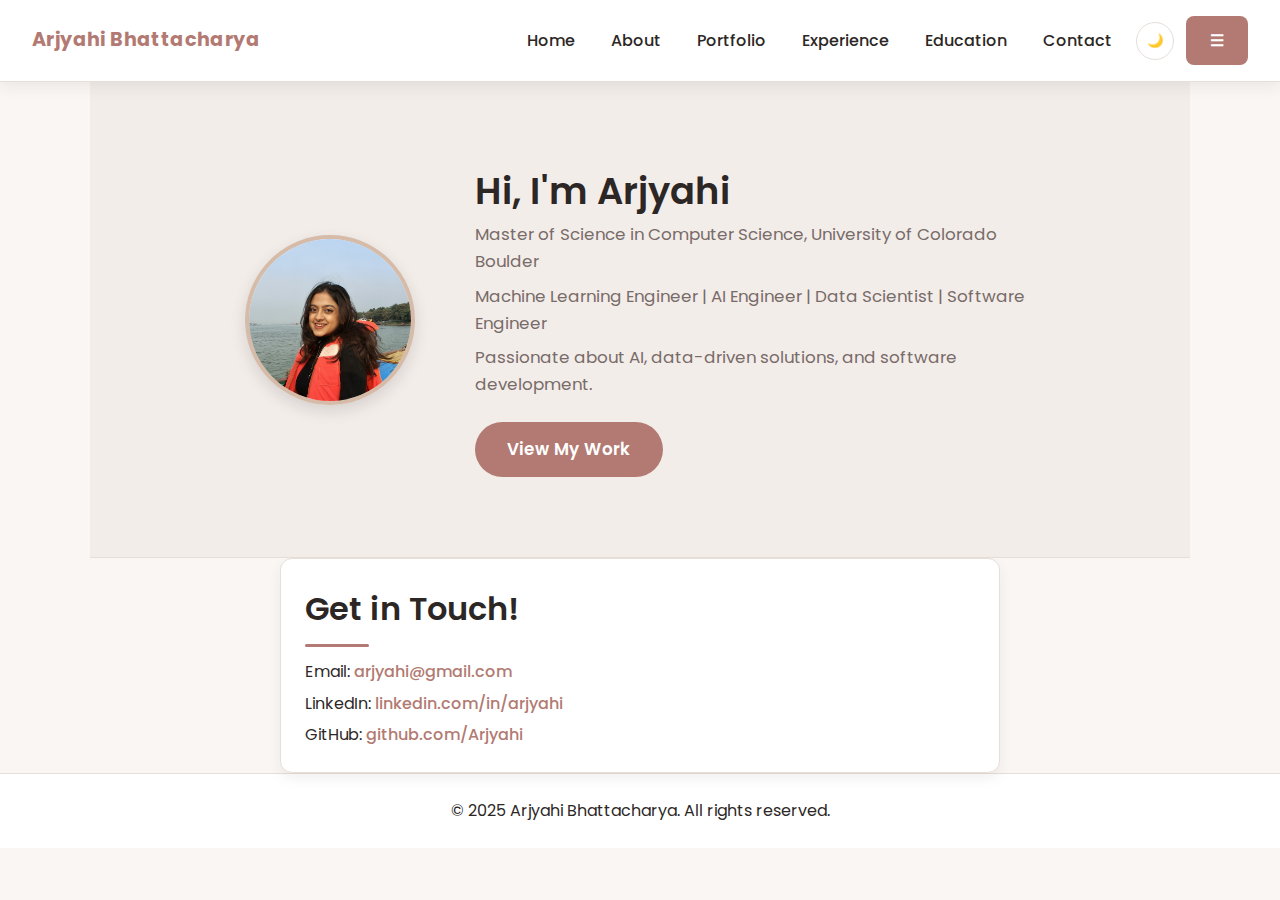
<file: index.html>
<!DOCTYPE html>
<html lang="en">
<head>
    <meta charset="UTF-8">
    <meta name="viewport" content="width=device-width, initial-scale=1.0">
    <title>Arjyahi Bhattacharya - Home</title>
    <link rel="stylesheet" href="styles.css">
    <link rel="preconnect" href="https://fonts.googleapis.com">
    <link rel="preconnect" href="https://fonts.gstatic.com" crossorigin>
    <link href="https://fonts.googleapis.com/css2?family=Poppins:wght@400;500;600;700&family=Inter:wght@400;500;600;700&display=swap" rel="stylesheet">
    <script src="script.js" defer></script>
</head>
<body>
    <header>
        <nav class="navbar sticky">
            <div class="logo">Arjyahi Bhattacharya</div>
            <ul class="nav-links">
                <li><a href="index.html#home" data-section="#home">Home</a></li>
                <li><a href="about.html#about" data-section="#about">About</a></li>
                <li><a href="portfolio.html#portfolio" data-section="#portfolio">Portfolio</a></li>
                <li><a href="experience.html#experience" data-section="#experience">Experience</a></li>
                <li><a href="education.html#education" data-section="#education">Education</a></li>
                <li><a href="contact.html#contact" data-section="#contact">Contact</a></li>
            </ul>
            <div class="nav-actions">
                <button id="theme-toggle" aria-label="Switch theme">&#127769;</button>
                <button class="menu-toggle" aria-label="Toggle menu" aria-expanded="false">&#9776;</button>
            </div>
        </nav>
    </header>

    <!-- Hero Section -->
    <section class="hero" id="home">
        <div class="hero-content">
            <div class="profile-picture">
                <img src="images/profile.jpg" alt="Arjyahi Bhattacharya" loading="eager" decoding="async">
            </div>
            <div class="intro">
                <h1>Hi, I'm Arjyahi</h1>
                <p>Master of Science in Computer Science, University of Colorado Boulder</p>
                <p>Machine Learning Engineer | AI Engineer | Data Scientist | Software Engineer</p>
                <p>Passionate about AI, data-driven solutions, and software development.</p>
                <a href="portfolio.html" class="cta-button">View My Work</a>
            </div>
        </div>
    </section>

    <!-- Contact Section -->
    <section class="contact-info" id="contact">
        <h2>Get in Touch!</h2>
        <p>Email: <a href="mailto:arjyahi@gmail.com">arjyahi@gmail.com</a></p>
        <p>LinkedIn: <a href="https://linkedin.com/in/arjyahi" target="_blank">linkedin.com/in/arjyahi</a></p>
        <p>GitHub: <a href="https://github.com/Arjyahi" target="_blank">github.com/Arjyahi</a></p>
    </section>

    <footer>
        <p>&copy; 2025 Arjyahi Bhattacharya. All rights reserved.</p>
    </footer>
</body>
</html>
</file>
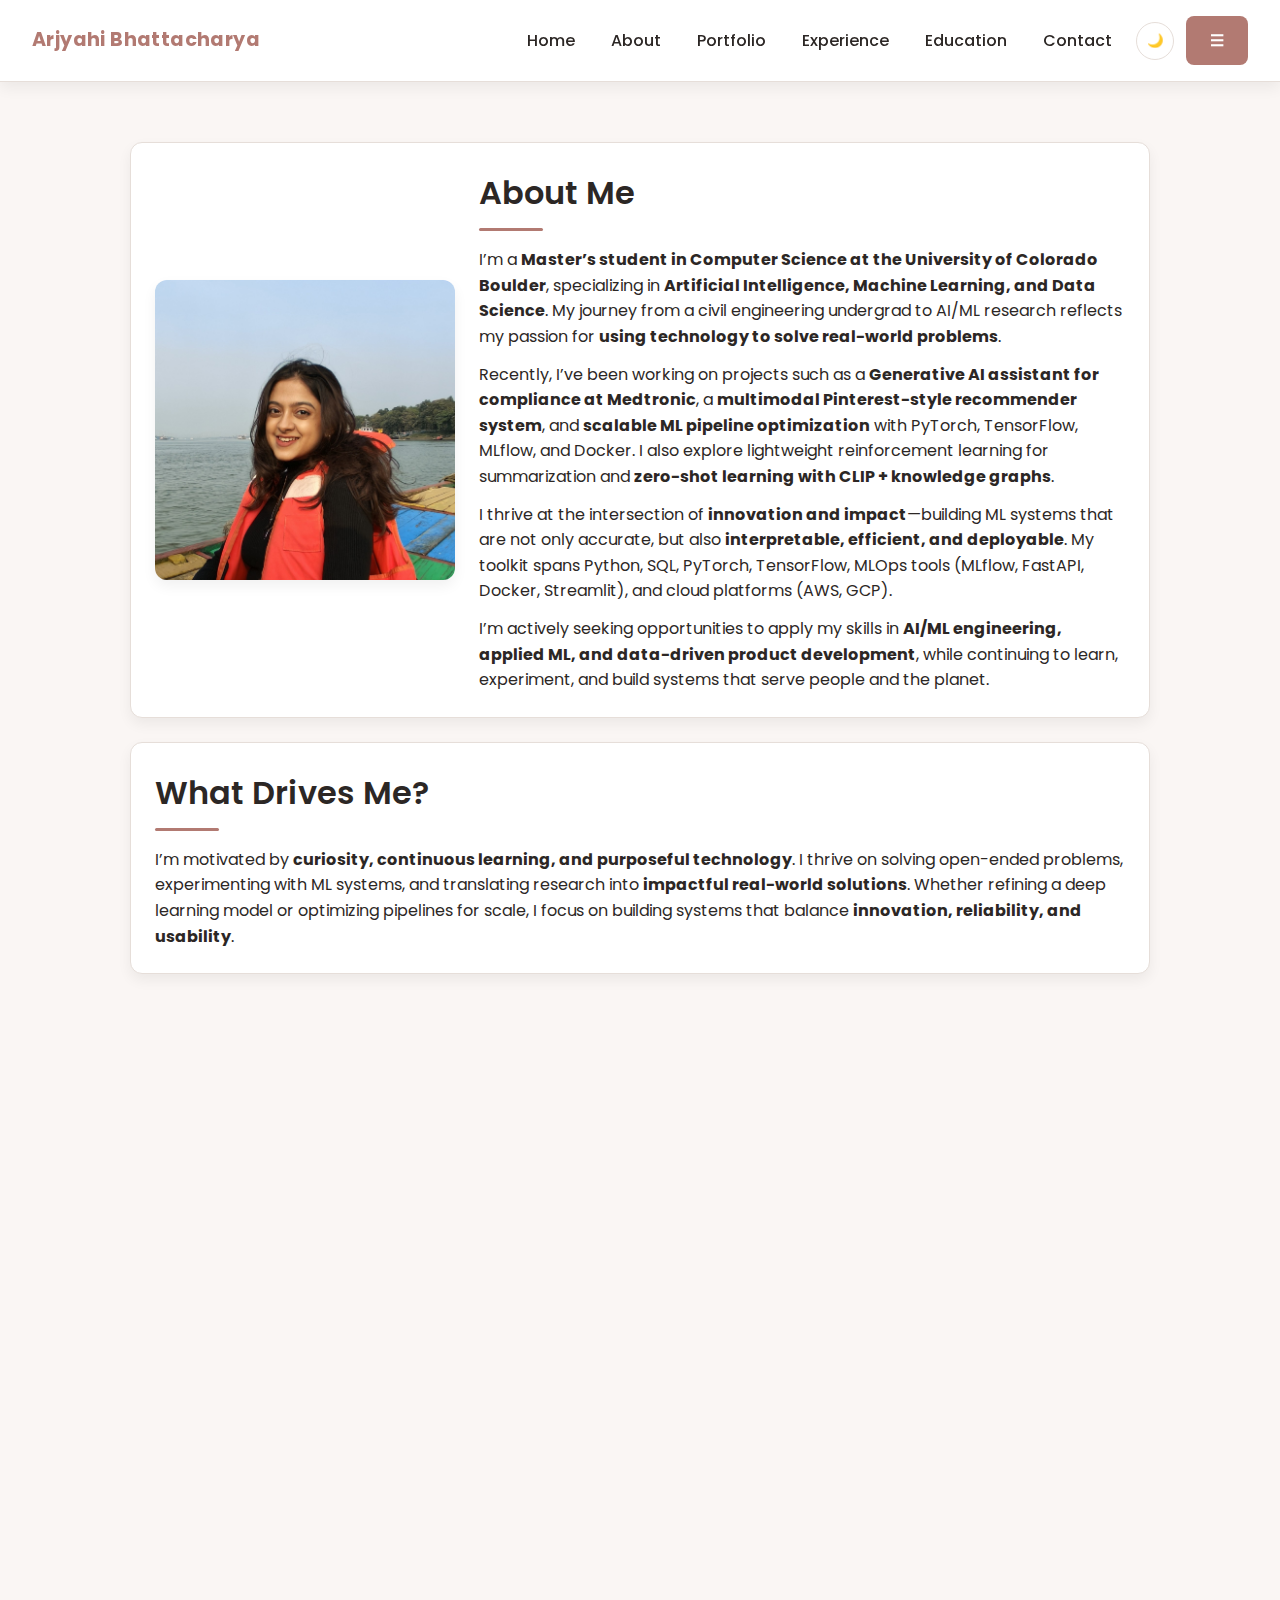
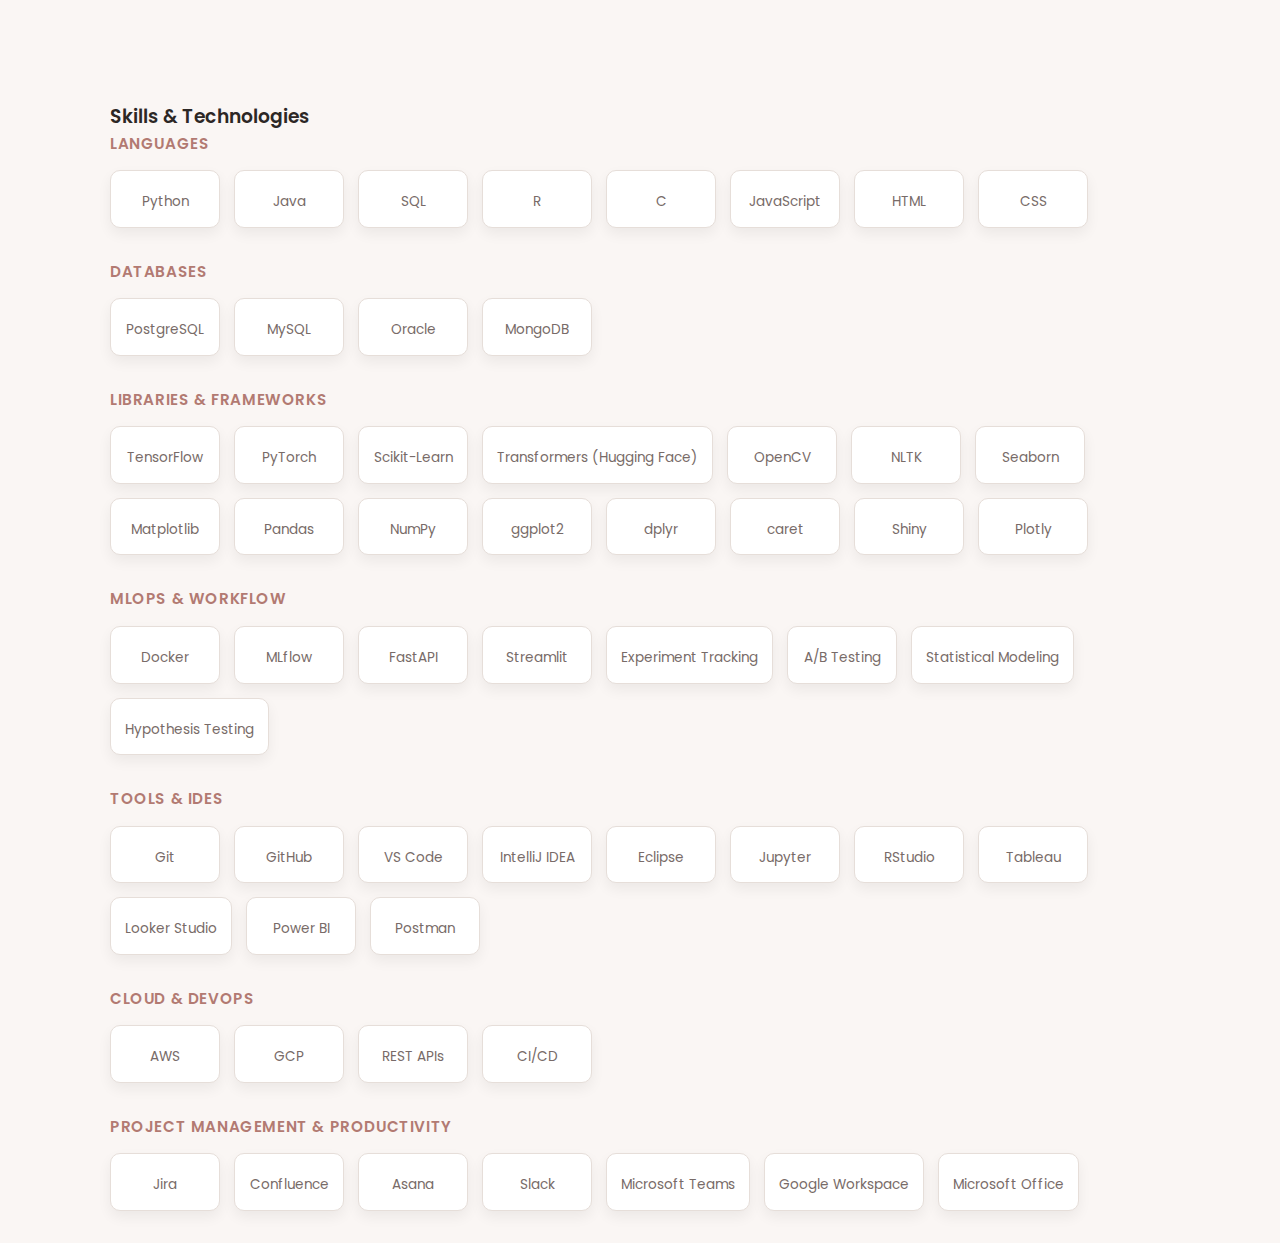
<file: about.html>
<!-- about.html -->
<!DOCTYPE html>
<html lang="en">
<head>
    <meta charset="UTF-8">
    <meta name="viewport" content="width=device-width, initial-scale=1.0">
    <title>About Me - Arjyahi Bhattacharya</title>
    <link rel="stylesheet" href="styles.css">
    <link rel="preconnect" href="https://fonts.googleapis.com">
    <link rel="preconnect" href="https://fonts.gstatic.com" crossorigin>
    <link href="https://fonts.googleapis.com/css2?family=Poppins:wght@400;500;600;700&family=Inter:wght@400;500;600;700&display=swap" rel="stylesheet">
    <script src="script.js" defer></script>
    <link rel="stylesheet" href="https://cdnjs.cloudflare.com/ajax/libs/font-awesome/6.0.0/css/all.min.css">
</head>
<body>
    <header>
        <nav class="navbar sticky">
            <div class="logo">Arjyahi Bhattacharya</div>
            <ul class="nav-links">
                <li><a href="index.html#home" data-section="#home">Home</a></li>
                <li><a href="about.html#about" data-section="#about">About</a></li>
                <li><a href="portfolio.html#portfolio" data-section="#portfolio">Portfolio</a></li>
                <li><a href="experience.html#experience" data-section="#experience">Experience</a></li>
                <li><a href="education.html#education" data-section="#education">Education</a></li>
                <li><a href="contact.html#contact" data-section="#contact">Contact</a></li>
            </ul>
            <div class="nav-actions">
                <button id="theme-toggle" aria-label="Switch theme">&#127769;</button>
                <button class="menu-toggle" aria-label="Toggle menu" aria-expanded="false">&#9776;</button>
            </div>
        </nav>
    </header>
    
    <section class="about">
        <section id="about">
            <div class="about-intro card">
                <div class="about-photo">
                    <img src="images/profile.jpg" alt="Arjyahi Bhattacharya" loading="lazy" decoding="async">
                </div>
                <div class="about-text">
                    <h2>About Me</h2>
                    <p>
                I’m a <strong>Master’s student in Computer Science at the University of Colorado Boulder</strong>, specializing in 
                <strong>Artificial Intelligence, Machine Learning, and Data Science</strong>. My journey from a civil engineering undergrad to AI/ML research 
                reflects my passion for <strong>using technology to solve real-world problems</strong>.
                </p>

                <p>
                Recently, I’ve been working on projects such as a <strong>Generative AI assistant for compliance at Medtronic</strong>, a 
                <strong>multimodal Pinterest-style recommender system</strong>, and <strong>scalable ML pipeline optimization</strong> with 
                PyTorch, TensorFlow, MLflow, and Docker. I also explore lightweight reinforcement learning for summarization and 
                <strong>zero-shot learning with CLIP + knowledge graphs</strong>.
                </p>

                <p>
                I thrive at the intersection of <strong>innovation and impact</strong>—building ML systems that are not only accurate, but also 
                <strong>interpretable, efficient, and deployable</strong>. My toolkit spans Python, SQL, PyTorch, TensorFlow, MLOps tools 
                (MLflow, FastAPI, Docker, Streamlit), and cloud platforms (AWS, GCP).
                </p>

                <p>
                I’m actively seeking opportunities to apply my skills in <strong>AI/ML engineering, applied ML, and data-driven product development</strong>, 
                while continuing to learn, experiment, and build systems that serve people and the planet.
                </p>
                </div>
            </div>
    
            <div class="card">
                <h2>What Drives Me?</h2>
                <p>
                    I’m motivated by <strong>curiosity, continuous learning, and purposeful technology</strong>. I thrive on solving open-ended problems, experimenting with ML systems, and translating research into <strong>impactful real-world solutions</strong>. Whether refining a deep learning model or optimizing pipelines for scale, I focus on building systems that balance <strong>innovation, reliability, and usability</strong>.
                </p>
            </div>

            <div class="card">
                <h2>Career Aspirations</h2>
                <p>
                    My goal is to grow as an <strong>AI/ML engineer and applied researcher</strong>, building intelligent systems that are 
                    <strong>scalable, interpretable, and ethical</strong>. I aspire to work at the intersection of <strong>AI, automation, and product development</strong>, 
                    contributing to mission-driven projects that shape how people learn, work, and connect.
                </p> 
            </div>

            <div class="card">
                <h2>Beyond Work</h2>
                <p>
                    Outside of research and coding, I recharge by <strong>tinkering with Notion dashboards</strong>, trying new workout routines, 
                    exploring hiking trails, and discovering hidden food spots. I love balancing structure with spontaneity — it keeps me 
                    creative. 
                </p>
            </div>

            <div class="card">
                <h2>🚀 Future Dream?</h2>
                <p>
                    Looking ahead, my dream is to work on <strong>bold, human-centered AI projects</strong> that merge 
                    <strong>automation, creativity, and social impact</strong> — whether in healthcare, clean energy, or a field yet to be imagined. 
                    If it involves building <strong>AI that makes a difference</strong>, I’m all in.
                </p>
            </div>

    
        </section> 

        <!-- <h3>Skills & Technologies</h3>
            <div class="skill-category">
                <h4>Languages</h4>
                <div class="skill-icons">
                    <div class="skill"><i class="devicon-java-plain"></i><span>Java</span></div>
                    <div class="skill"><i class="devicon-python-plain"></i><span>Python</span></div>
                    <div class="skill"><i class="devicon-sqlite-plain"></i><span>SQL</span></div>
                    <div class="skill"><i class="devicon-r-plain"></i><span>R</span></div>
                    <div class="skill"><i class="devicon-c-plain"></i><span>C</span></div>
                    <div class="skill"><i class="devicon-html5-plain"></i><span>HTML</span></div>
                    <div class="skill"><i class="devicon-css3-plain"></i><span>CSS</span></div>
                    <div class="skill"><i class="devicon-javascript-plain"></i><span>JavaScript</span></div>
                </div>
            </div>

            <div class="skill-category">
                <h4>Databases</h4>
                <div class="skill-icons">
                    <div class="skill"><i class="devicon-mysql-plain"></i><span>MySQL</span></div>
                    <div class="skill"><i class="devicon-oracle-original"></i><span>Oracle</span></div>
                    <div class="skill"><i class="devicon-postgresql-plain"></i><span>PostgreSQL</span></div>
                </div>
            </div>

            <div class="skill-category">
                <h4>Libraries & Frameworks</h4>
                <div class="skill-icons">
                    <div class="skill"><i class="devicon-pandas-original"></i><span>Pandas</span></div>
                    <div class="skill"><i class="devicon-numpy-original"></i><span>NumPy</span></div>
                    <div class="skill"><i class="devicon-tensorflow-original"></i><span>TensorFlow</span></div>
                    <div class="skill"><i class="devicon-pytorch-original"></i><span>PyTorch</span></div>
                    <div class="skill"><i class="devicon-keras-original"></i><span>Keras</span></div>
                    <div class="skill"><i class="devicon-scikitlearn-plain"></i><span>Scikit-Learn</span></div>
                </div>
            </div>

            <div class="skill-category">
                <h4>Tools & Software</h4>
                <div class="skill-icons">
                    <div class="skill"><i class="devicon-git-plain"></i><span>Git</span></div>
                    <div class="skill"><i class="devicon-github-original"></i><span>GitHub</span></div>
                    <div class="skill"><i class="devicon-postman-plain"></i><span>Postman</span></div>
                    <div class="skill"><i class="devicon-aws-original"></i><span>AWS</span></div>
                    <div class="skill"><i class="devicon-googlecloud-original"></i><span>GCP</span></div>
                    <div class="skill"><i class="devicon-eclipse-plain"></i><span>Eclipse</span></div>
                    <div class="skill"><i class="devicon-intellij-plain"></i><span>IntelliJ IDEA</span></div>
                    <div class="skill"><i class="devicon-tableau-original"></i><span>Tableau</span></div>
                </div>
            </div> -->
            <h3>Skills & Technologies</h3>

                <div class="skill-category">
                <h4>Languages</h4>
                <div class="skill-icons">
                    <div class="skill"><i class="devicon-python-plain"></i><span>Python</span></div>
                    <div class="skill"><i class="devicon-java-plain"></i><span>Java</span></div>
                    <div class="skill"><i class="devicon-sqlite-plain"></i><span>SQL</span></div>
                    <div class="skill"><i class="devicon-r-plain"></i><span>R</span></div>
                    <div class="skill"><i class="devicon-c-plain"></i><span>C</span></div>
                    <div class="skill"><i class="devicon-javascript-plain"></i><span>JavaScript</span></div>
                    <div class="skill"><i class="devicon-html5-plain"></i><span>HTML</span></div>
                    <div class="skill"><i class="devicon-css3-plain"></i><span>CSS</span></div>
                </div>
                </div>

                <div class="skill-category">
                <h4>Databases</h4>
                <div class="skill-icons">
                    <div class="skill"><i class="devicon-postgresql-plain"></i><span>PostgreSQL</span></div>
                    <div class="skill"><i class="devicon-mysql-plain"></i><span>MySQL</span></div>
                    <div class="skill"><i class="devicon-oracle-original"></i><span>Oracle</span></div>
                    <div class="skill"><i class="devicon-mongodb-plain"></i><span>MongoDB</span></div>
                </div>
                </div>

                <div class="skill-category">
                <h4>Libraries & Frameworks</h4>
                <div class="skill-icons">
                    <div class="skill"><i class="devicon-tensorflow-original"></i><span>TensorFlow</span></div>
                    <div class="skill"><i class="devicon-pytorch-original"></i><span>PyTorch</span></div>
                    <div class="skill"><i class="devicon-scikitlearn-plain"></i><span>Scikit-Learn</span></div>
                    <div class="skill"><span>Transformers (Hugging Face)</span></div>
                    <div class="skill"><i class="devicon-opencv-plain"></i><span>OpenCV</span></div>
                    <div class="skill"><span>NLTK</span></div>
                    <div class="skill"><span>Seaborn</span></div>
                    <div class="skill"><span>Matplotlib</span></div>
                    <div class="skill"><span>Pandas</span></div>
                    <div class="skill"><span>NumPy</span></div>
                    <div class="skill"><span>ggplot2</span></div>
                    <div class="skill"><span>dplyr</span></div>
                    <div class="skill"><span>caret</span></div>
                    <div class="skill"><span>Shiny</span></div>
                    <div class="skill"><span>Plotly</span></div>
                </div>
                </div>

                <div class="skill-category">
                <h4>MLOps & Workflow</h4>
                <div class="skill-icons">
                    <div class="skill"><i class="devicon-docker-plain"></i><span>Docker</span></div>
                    <div class="skill"><span>MLflow</span></div>
                    <div class="skill"><span>FastAPI</span></div>
                    <div class="skill"><span>Streamlit</span></div>
                    <div class="skill"><span>Experiment Tracking</span></div>
                    <div class="skill"><span>A/B Testing</span></div>
                    <div class="skill"><span>Statistical Modeling</span></div>
                    <div class="skill"><span>Hypothesis Testing</span></div>
                </div>
                </div>

                <div class="skill-category">
                <h4>Tools & IDEs</h4>
                <div class="skill-icons">
                    <div class="skill"><i class="devicon-git-plain"></i><span>Git</span></div>
                    <div class="skill"><i class="devicon-github-original"></i><span>GitHub</span></div>
                    <div class="skill"><i class="devicon-vscode-plain"></i><span>VS Code</span></div>
                    <div class="skill"><i class="devicon-intellij-plain"></i><span>IntelliJ IDEA</span></div>
                    <div class="skill"><i class="devicon-eclipse-plain"></i><span>Eclipse</span></div>
                    <div class="skill"><span>Jupyter</span></div>
                    <div class="skill"><span>RStudio</span></div>
                    <div class="skill"><span>Tableau</span></div>
                    <div class="skill"><span>Looker Studio</span></div>
                    <div class="skill"><span>Power BI</span></div>
                    <div class="skill"><i class="devicon-postman-plain"></i><span>Postman</span></div>
                </div>
                </div>

                <div class="skill-category">
                <h4>Cloud & DevOps</h4>
                <div class="skill-icons">
                    <div class="skill"><i class="devicon-aws-original"></i><span>AWS</span></div>
                    <div class="skill"><i class="devicon-googlecloud-original"></i><span>GCP</span></div>
                    <div class="skill"><span>REST APIs</span></div>
                    <div class="skill"><span>CI/CD</span></div>
                </div>
                </div>

                <div class="skill-category">
                <h4>Project Management & Productivity</h4>
                <div class="skill-icons">
                    <div class="skill"><span>Jira</span></div>
                    <div class="skill"><span>Confluence</span></div>
                    <div class="skill"><span>Asana</span></div>
                    <div class="skill"><span>Slack</span></div>
                    <div class="skill"><span>Microsoft Teams</span></div>
                    <div class="skill"><span>Google Workspace</span></div>
                    <div class="skill"><span>Microsoft Office</span></div>
                </div>
                </div>


    </section>
</body>
</html>
</file>
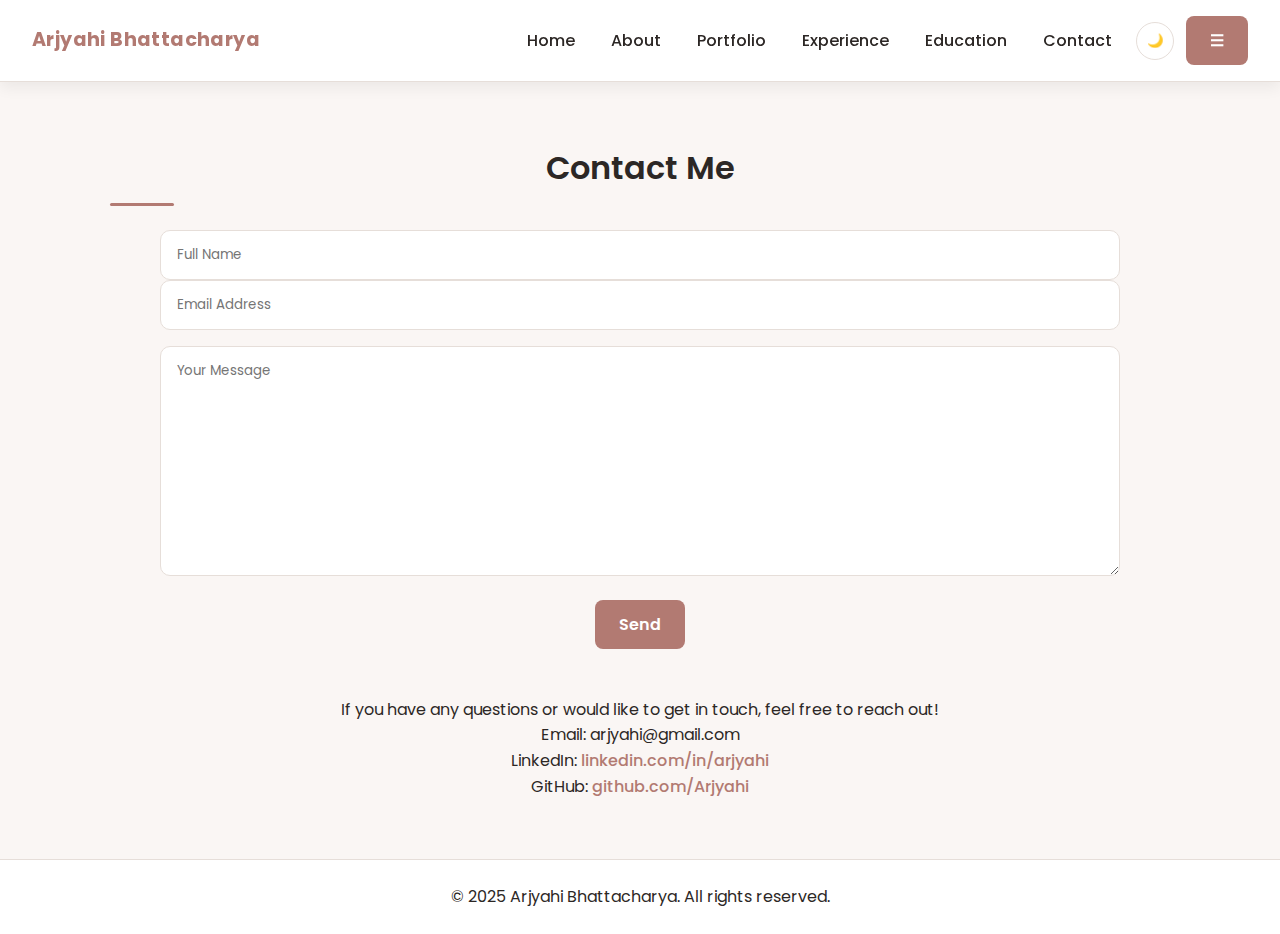
<file: contact.html>
<!-- contact.html -->
<!DOCTYPE html>
<html lang="en">
<head>
    <meta charset="UTF-8">
    <meta name="viewport" content="width=device-width, initial-scale=1.0">
    <title>Contact - Arjyahi Bhattacharya</title>
    <link rel="stylesheet" href="styles.css">
    <link rel="preconnect" href="https://fonts.googleapis.com">
    <link rel="preconnect" href="https://fonts.gstatic.com" crossorigin>
    <link href="https://fonts.googleapis.com/css2?family=Poppins:wght@400;500;600;700&family=Inter:wght@400;500;600;700&display=swap" rel="stylesheet">
    <script src="script.js" defer></script>
</head>
<body>
    <header>
        <nav class="navbar sticky">
            <div class="logo">Arjyahi Bhattacharya</div>
            <ul class="nav-links">
                <li><a href="index.html#home" data-section="#home">Home</a></li>
                <li><a href="about.html#about" data-section="#about">About</a></li>
                <li><a href="portfolio.html#portfolio" data-section="#portfolio">Portfolio</a></li>
                <li><a href="experience.html#experience" data-section="#experience">Experience</a></li>
                <li><a href="education.html#education" data-section="#education">Education</a></li>
                <li><a href="contact.html#contact" data-section="#contact">Contact</a></li>
            </ul>
            <div class="nav-actions">
                <button id="theme-toggle" aria-label="Switch theme">&#127769;</button>
                <button class="menu-toggle" aria-label="Toggle menu" aria-expanded="false">&#9776;</button>
            </div>
        </nav>
    </header>
    
    <section class="contact" id="contact">
        <h2>Contact Me</h2>
        <form id="contact-form" action="https://formsubmit.co/arjyahi@gmail.com" method="POST">
            <div class="form-group">
                <div class="form-row">
                  <div class="col">
                    <input type="text" name="name" class="form-control" placeholder="Full Name" required>
                  </div>
                  <div class="col">
                    <input type="email" name="email" class="form-control" placeholder="Email Address" required>
                  </div>
                </div>
              </div>
              <div class="form-group">
                <textarea placeholder="Your Message" class="form-control" name="message" rows="10" required></textarea>
              </div>
            
            <button type="submit">Send</button>
        </form>
        <p>If you have any questions or would like to get in touch, feel free to reach out!</p>
                
        <p>Email: arjyahi@gmail.com</p>
        <p>LinkedIn: <a href="https://linkedin.com/in/arjyahi">linkedin.com/in/arjyahi</a></p>
        <p>GitHub: <a href="https://github.com/Arjyahi">github.com/Arjyahi</a></p>
    </section>
    
    <footer>
        <p>&copy; 2025 Arjyahi Bhattacharya. All rights reserved.</p>
    </footer>
</body>
</html>
</file>
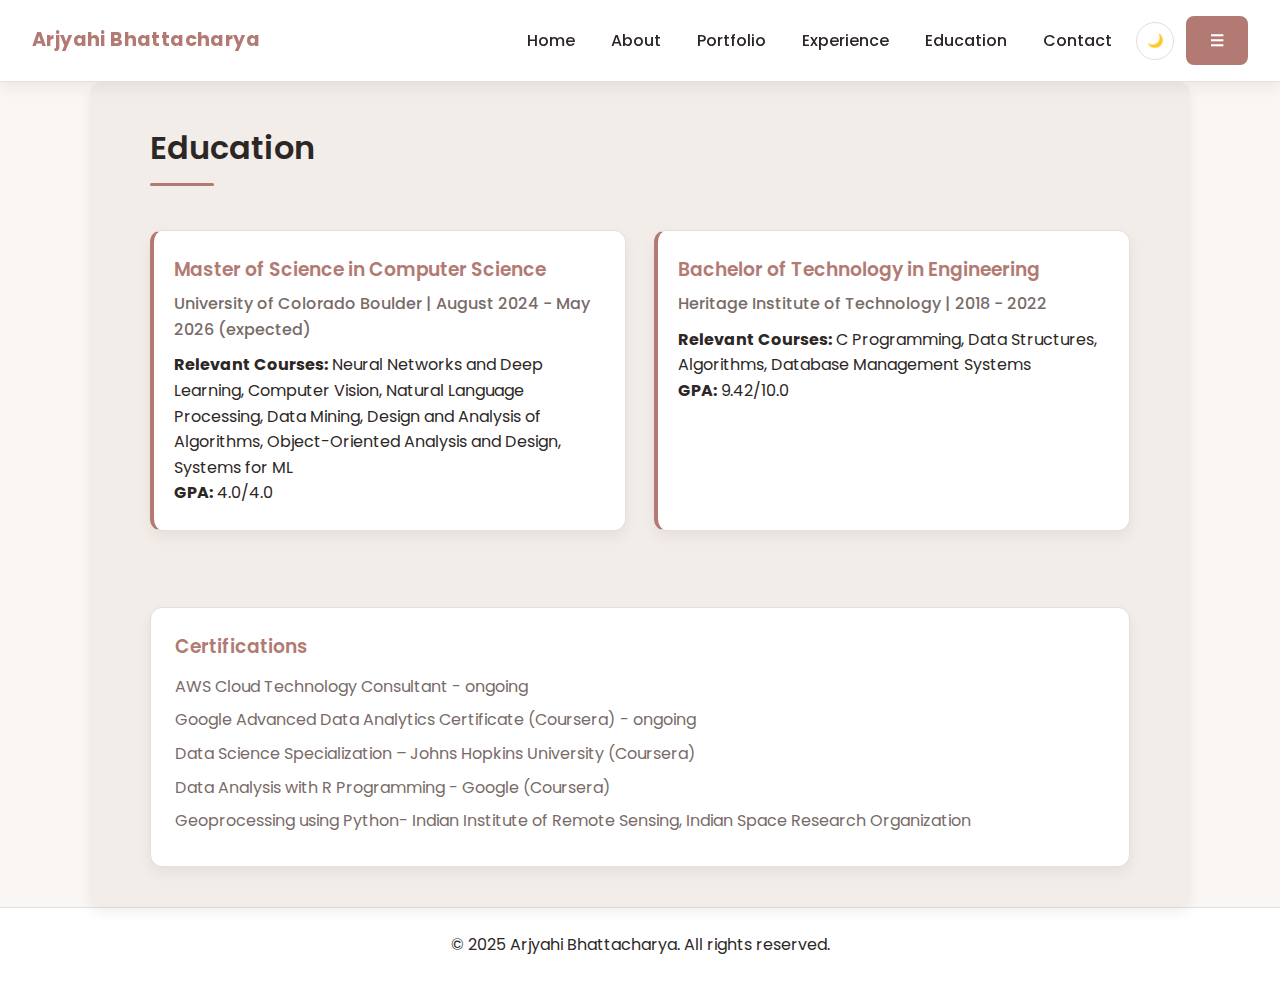
<file: education.html>
<!-- education.html -->
<!DOCTYPE html>
<html lang="en">
<head>
    <meta charset="UTF-8">
    <meta name="viewport" content="width=device-width, initial-scale=1.0">
    <title>Education - Arjyahi Bhattacharya</title>
    <link rel="stylesheet" href="styles.css">
    <link rel="preconnect" href="https://fonts.googleapis.com">
    <link rel="preconnect" href="https://fonts.gstatic.com" crossorigin>
    <link href="https://fonts.googleapis.com/css2?family=Poppins:wght@400;500;600;700&family=Inter:wght@400;500;600;700&display=swap" rel="stylesheet">
    <script src="script.js" defer></script>
</head>
<body>
    <header>
        <nav class="navbar sticky">
            <div class="logo">Arjyahi Bhattacharya</div>
            <ul class="nav-links">
                <li><a href="index.html#home" data-section="#home">Home</a></li>
                <li><a href="about.html#about" data-section="#about">About</a></li>
                <li><a href="portfolio.html#portfolio" data-section="#portfolio">Portfolio</a></li>
                <li><a href="experience.html#experience" data-section="#experience">Experience</a></li>
                <li><a href="education.html#education" data-section="#education">Education</a></li>
                <li><a href="contact.html#contact" data-section="#contact">Contact</a></li>
            </ul>
            <div class="nav-actions">
                <button id="theme-toggle" aria-label="Switch theme">&#127769;</button>
                <button class="menu-toggle" aria-label="Toggle menu" aria-expanded="false">&#9776;</button>
            </div>
        </nav>
    </header>
    
    <section id="education">
        <div class="container">
            <h2>Education</h2>
    
            <div class="degree">
                <h3>Master of Science in Computer Science</h3>
                <h4>University of Colorado Boulder | August 2024 - May 2026 (expected)</h4>
                <p><strong>Relevant Courses:</strong> Neural Networks and Deep Learning, Computer Vision, Natural Language Processing, Data Mining, Design and Analysis of Algorithms, Object-Oriented Analysis and Design, Systems for ML</p>
                <p><strong>GPA:</strong> 4.0/4.0</p>
            </div>
    
            <div class="degree">
                <h3>Bachelor of Technology in Engineering</h3>
                <h4>Heritage Institute of Technology | 2018 - 2022</h4>
                <p><strong>Relevant Courses:</strong> C Programming, Data Structures, Algorithms, Database Management Systems</p>
                <p><strong>GPA:</strong> 9.42/10.0</p>
            </div>
    
            <div class="certifications">
                <h3>Certifications</h3>
                <ul>
                    <li>AWS Cloud Technology Consultant - ongoing</li>
                    <li>Google Advanced Data Analytics Certificate (Coursera) - ongoing</li>
                    <li>Data Science Specialization – Johns Hopkins University (Coursera)</li>
                    <li>Data Analysis with R Programming - Google (Coursera)</li>
                    <li>Geoprocessing using Python- Indian Institute of Remote Sensing, Indian Space Research Organization</li>
                </ul>
            </div>
        </div>
    </section>
    
    
    <footer>
        <p>&copy; 2025 Arjyahi Bhattacharya. All rights reserved.</p>
    </footer>
</body>
</html>
</file>
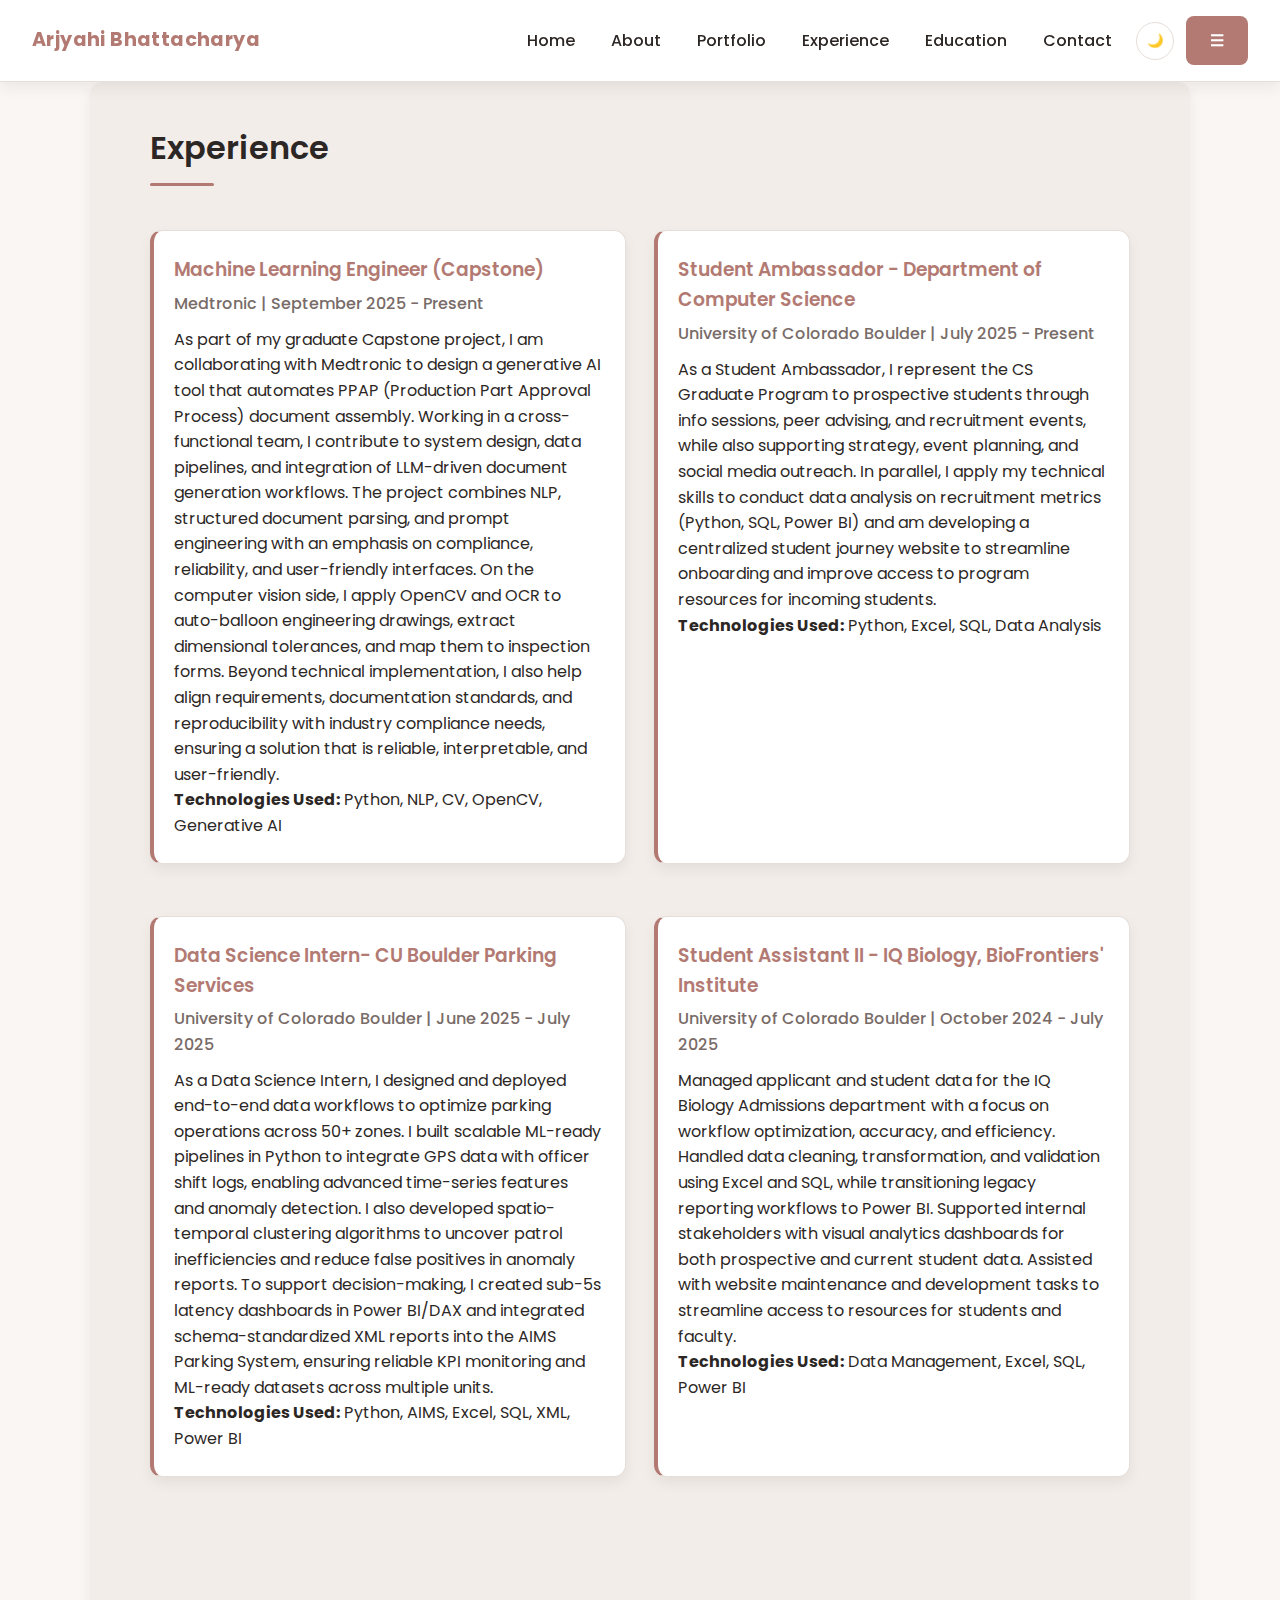
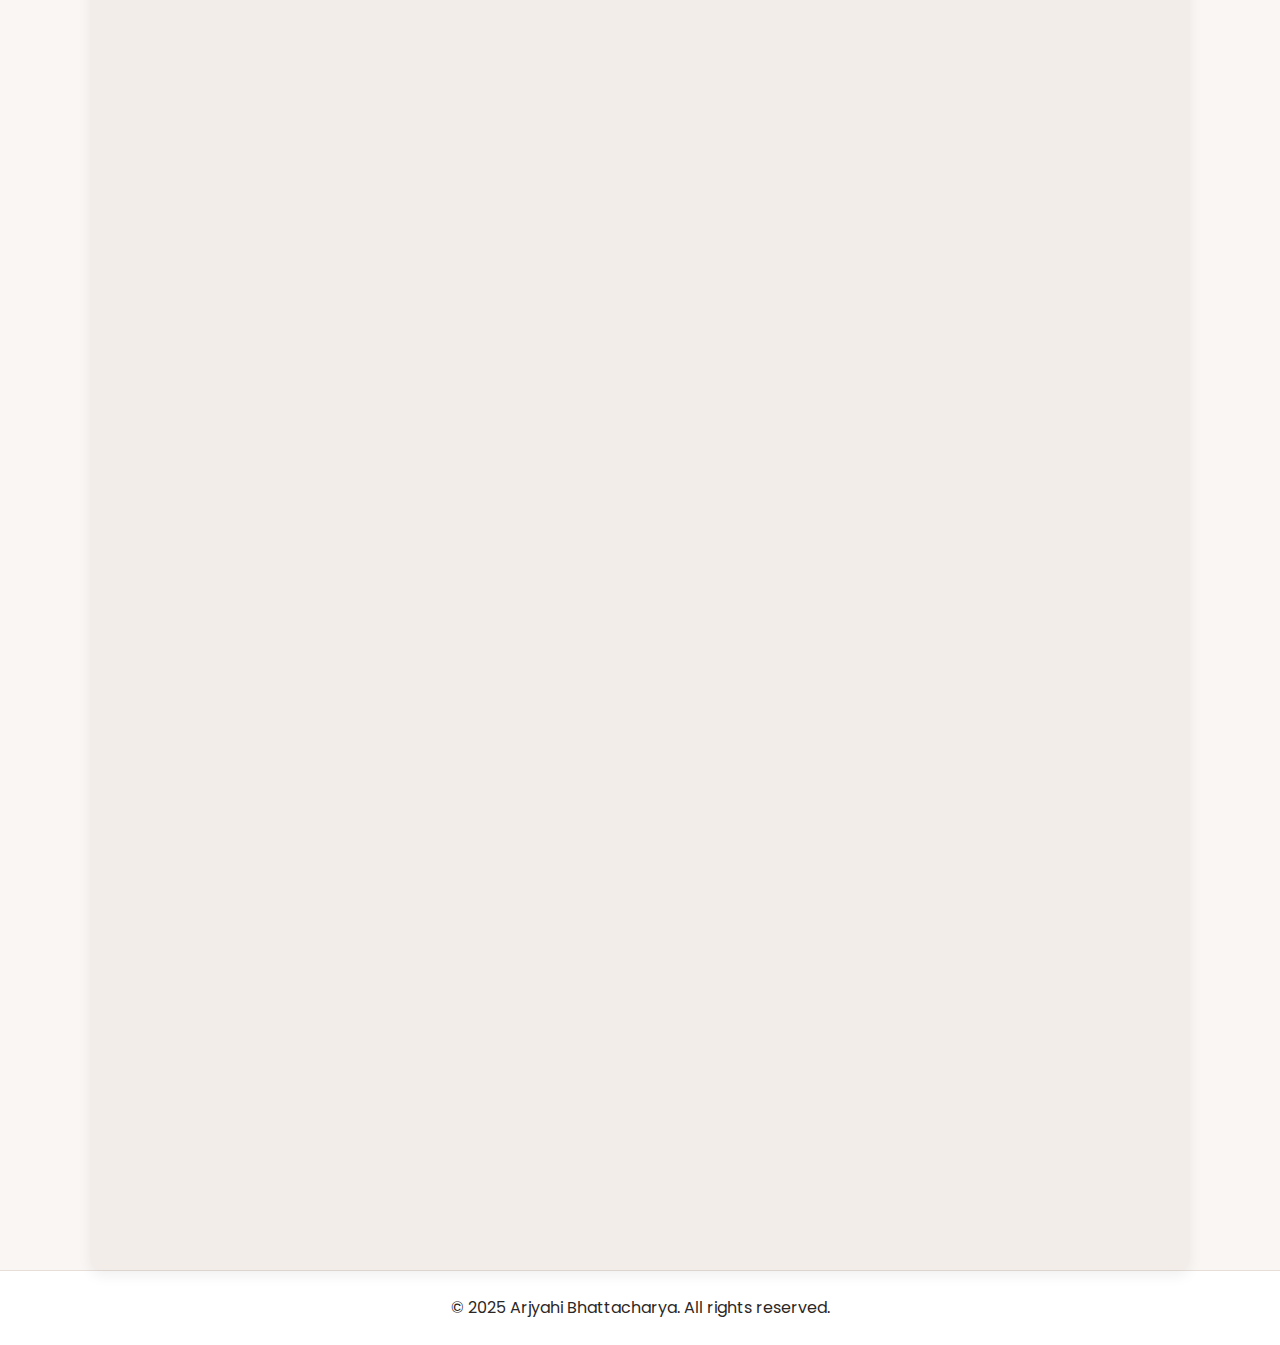
<file: experience.html>
<!-- experience.html -->
<!DOCTYPE html>
<html lang="en">
<head>
    <meta charset="UTF-8">
    <meta name="viewport" content="width=device-width, initial-scale=1.0">
    <title>Experience - Arjyahi Bhattacharya</title>
    <link rel="stylesheet" href="styles.css">
    <link rel="preconnect" href="https://fonts.googleapis.com">
    <link rel="preconnect" href="https://fonts.gstatic.com" crossorigin>
    <link href="https://fonts.googleapis.com/css2?family=Poppins:wght@400;500;600;700&family=Inter:wght@400;500;600;700&display=swap" rel="stylesheet">
    <script src="script.js" defer></script>
</head>
<body>
    <header>
        <nav class="navbar sticky">
            <div class="logo">Arjyahi Bhattacharya</div>
            <ul class="nav-links">
                <li><a href="index.html#home" data-section="#home">Home</a></li>
                <li><a href="about.html#about" data-section="#about">About</a></li>
                <li><a href="portfolio.html#portfolio" data-section="#portfolio">Portfolio</a></li>
                <li><a href="experience.html#experience" data-section="#experience">Experience</a></li>
                <li><a href="education.html#education" data-section="#education">Education</a></li>
                <li><a href="contact.html#contact" data-section="#contact">Contact</a></li>
            </ul>
            <div class="nav-actions">
                <button id="theme-toggle" aria-label="Switch theme">&#127769;</button>
                <button class="menu-toggle" aria-label="Toggle menu" aria-expanded="false">&#9776;</button>
            </div>
        </nav>
    </header>
    
    <section id="experience">
        <div class="container">
            <h2>Experience</h2>

            <div class="job">
                <h3> Machine Learning Engineer (Capstone)</h3>
                <h4> Medtronic | September 2025 - Present</h4>
                <p>As part of my graduate Capstone project, I am collaborating with Medtronic to design a generative AI tool that automates PPAP (Production Part Approval Process) document assembly. Working in a cross-functional team, I contribute to system design, data pipelines, and integration of LLM-driven document generation workflows. The project combines NLP, structured document parsing, and prompt engineering with an emphasis on compliance, reliability, and user-friendly interfaces. On the computer vision side, I apply OpenCV and OCR to auto-balloon engineering drawings, extract dimensional tolerances, and map them to inspection forms. Beyond technical implementation, I also help align requirements, documentation standards, and reproducibility with industry compliance needs, ensuring a solution that is reliable, interpretable, and user-friendly.</p>
                <p><strong>Technologies Used:</strong> Python, NLP, CV, OpenCV, Generative AI</p>
            </div>

            <div class="job">
                <h3> Student Ambassador - Department of Computer Science</h3>
                <h4>University of Colorado Boulder | July 2025 - Present</h4>
                <p>As a Student Ambassador, I represent the CS Graduate Program to prospective students through info sessions, peer advising, and recruitment events, while also supporting strategy, event planning, and social media outreach. In parallel, I apply my technical skills to conduct data analysis on recruitment metrics (Python, SQL, Power BI) and am developing a centralized student journey website to streamline onboarding and improve access to program resources for incoming students.</p>
                <p><strong>Technologies Used:</strong> Python, Excel, SQL, Data Analysis</p>
            </div>

            <div class="job">
                <h3> Data Science Intern- CU Boulder Parking Services</h3>
                <h4>University of Colorado Boulder | June 2025 - July 2025</h4>
                <p>As a Data Science Intern, I designed and deployed end-to-end data workflows to optimize parking operations across 50+ zones. I built scalable ML-ready pipelines in Python to integrate GPS data with officer shift logs, enabling advanced time-series features and anomaly detection. I also developed spatio-temporal clustering algorithms to uncover patrol inefficiencies and reduce false positives in anomaly reports. To support decision-making, I created sub-5s latency dashboards in Power BI/DAX and integrated schema-standardized XML reports into the AIMS Parking System, ensuring reliable KPI monitoring and ML-ready datasets across multiple units.</p>
                <p><strong>Technologies Used:</strong> Python, AIMS, Excel, SQL, XML, Power BI</p>
            </div>

            <div class="job">
                <h3>Student Assistant II - IQ Biology, BioFrontiers' Institute</h3>
                <h4>University of Colorado Boulder | October 2024 - July 2025</h4>
                <p>Managed applicant and student data for the IQ Biology Admissions department with a focus on workflow optimization, accuracy, and efficiency. Handled data cleaning, transformation, and validation using Excel and SQL, while transitioning legacy reporting workflows to Power BI. Supported internal stakeholders with visual analytics dashboards for both prospective and current student data. Assisted with website maintenance and development tasks to streamline access to resources for students and faculty.</p>
                <p><strong>Technologies Used:</strong> Data Management, Excel, SQL, Power BI</p>
            </div>

            <div class="job">
                <h3>Student Assistant I - CU Athletics Dining Services</h3>
                <h4>University of Colorado Boulder | August 2024 – October 2024</h4>
                <p>Provided front-line customer service in various roles at the Athletics dining hall, including barista, checker (entrance point validation), food service server, and dishwashing attendant. Ensured compliance with food safety standards and maintained a clean and welcoming dining environment. Gained hands-on experience in team coordination, customer interaction, and fast-paced service delivery.</p>
            </div>
            
            <div class="job">
                <h3>Data Analyst Executive / Assistant Project Manager - Data Team / Project Head - Data Team</h3>
                <h4>Excelerate | July 2023 – June 2024</h4>
                <ul>
                    <p>At Excelerate, I led the design and automation of ML and analytics pipelines that powered large-scale student recruitment insights. I engineered feature pipelines in Python and PostgreSQL to streamline dataset preparation, and built predictive models (logistic regression, decision trees) that achieved strong AUC/recall performance and were tied to a measured 25% increase in applications during pilot campaigns. I also drove marketing optimization through A/B testing, hypothesis testing, and causal inference, identifying high-performing audience segments with statistically significant CTR lifts. Additionally, I scaled data infrastructure to process over 1M records across engagement, demographic, and financial dimensions, while mentoring 300+ interns on applied ML and analytics best practices to ensure reproducibility and rigor.</p>
                </ul>
                <p><strong>Technologies Used:</strong> Python, ML, SQL, Tableau, Looker Studio, PostgreSQL, Excel</p>
            </div>
            
            <div class="job">
                <h3>Software Engineer</h3>
                <h4>Tata Consultancy Services Limited | Aug 2022 - May 2023</h4>
                <ul>
                    <p>As a Software Engineer with TCS on the Pandora account, I worked on production-scale data integration pipelines that processed over 360K records per cycle. I optimized ETL workflows using Java, SQL, and Boomi to cut latency and improve runtime efficiency in an Agile/Scrum environment. I developed and deployed integration workflows connecting APIs, CRMs, and internal systems, orchestrating a Master Data Management solution that reduced duplication by 35% and ensured consistent ML-ready datasets across business units. To support reliable operations, I implemented CI/CD pipelines for microservices, significantly reducing release cycles and improving deployment reliability across Pandora’s global data ecosystem.</p>
                </ul>
                <p><strong>Technologies Used:</strong> Java, SQL, Dell Boomi, Agile/Scrum</p>
            </div>
        </div>
    </section>
    
    
    
    <footer>
        <p>&copy; 2025 Arjyahi Bhattacharya. All rights reserved.</p>
    </footer>
</body>
</html>
</file>
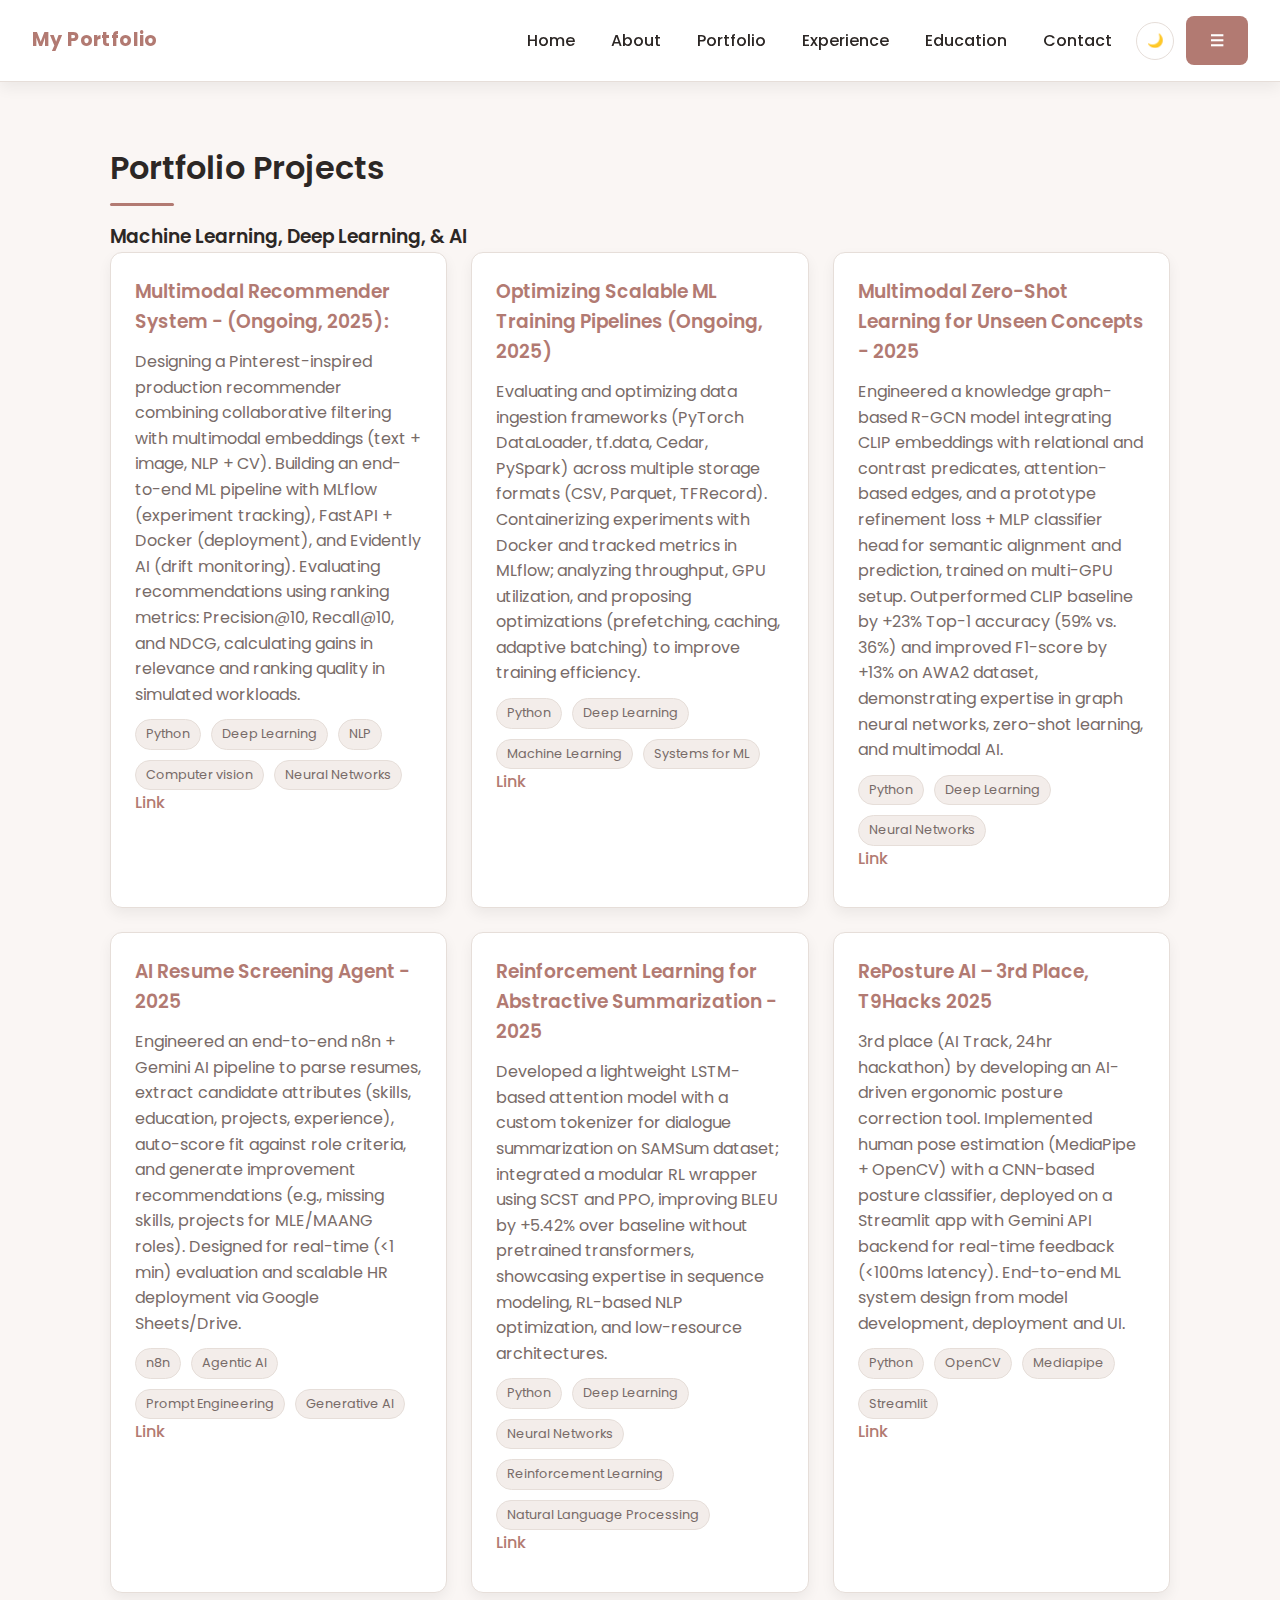
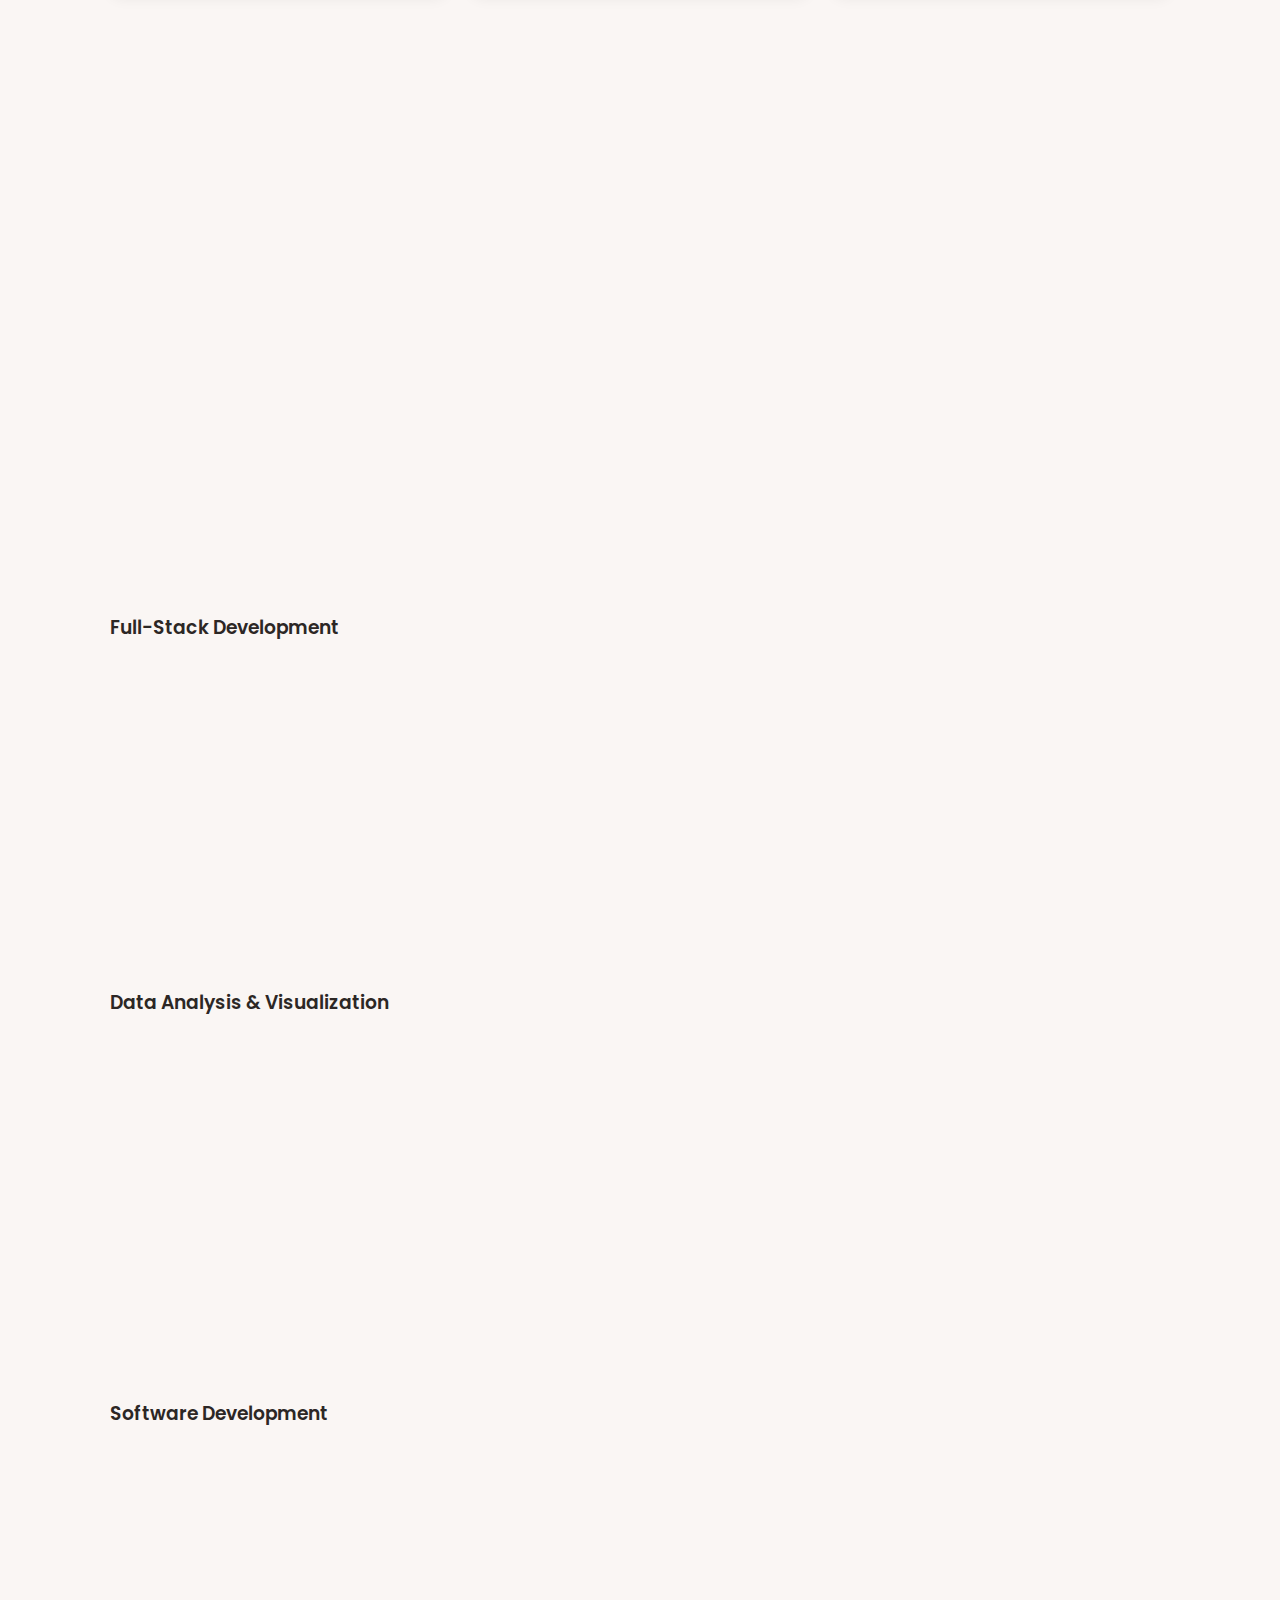
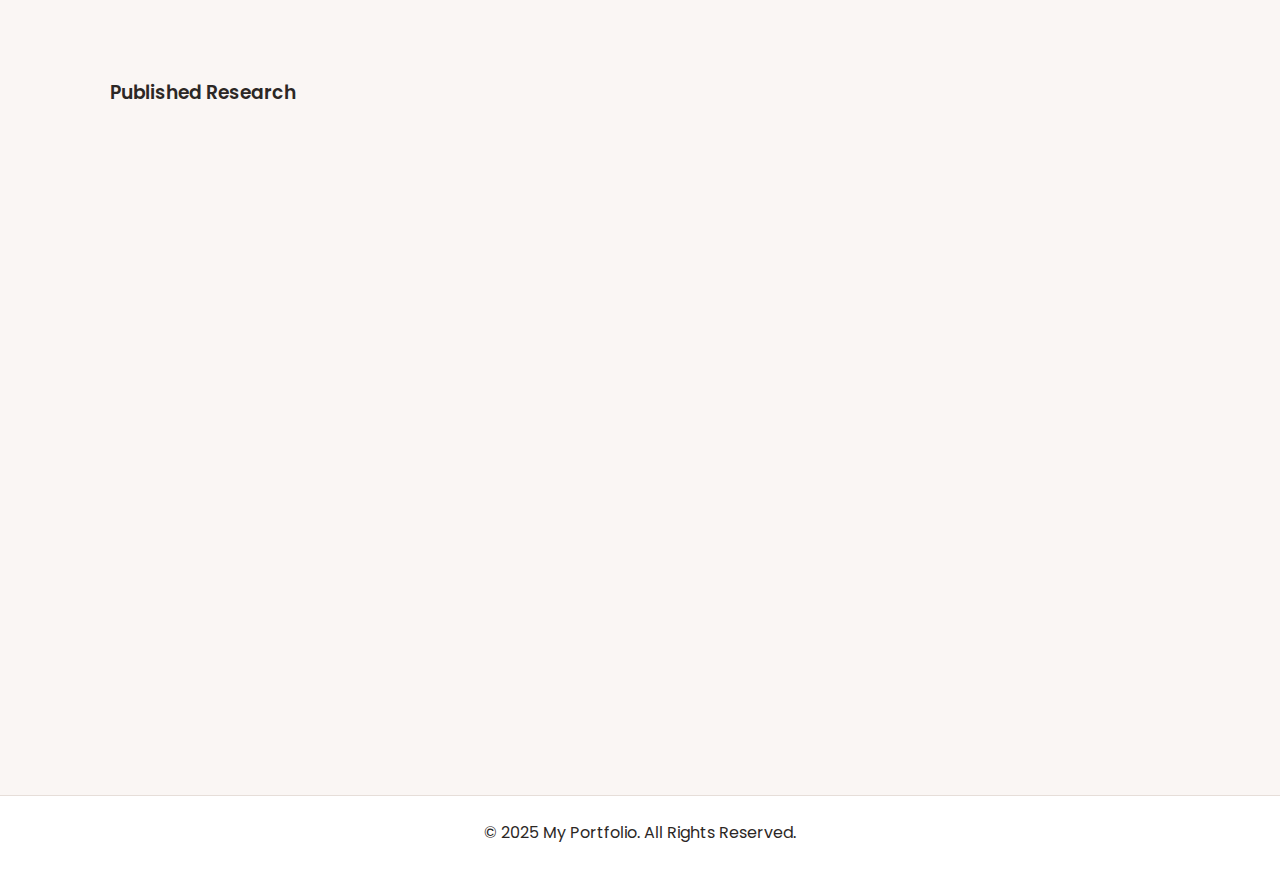
<file: portfolio.html>
<!DOCTYPE html>
<html lang="en">
<head>
    <meta charset="UTF-8">
    <meta name="viewport" content="width=device-width, initial-scale=1.0">
    <title>Portfolio Projects</title>
    <link rel="stylesheet" href="styles.css">
    <link rel="preconnect" href="https://fonts.googleapis.com">
    <link rel="preconnect" href="https://fonts.gstatic.com" crossorigin>
    <link href="https://fonts.googleapis.com/css2?family=Poppins:wght@400;500;600;700&family=Inter:wght@400;500;600;700&display=swap" rel="stylesheet">
    <script src="script.js" defer></script>
</head>
<body>
    <header>
        <nav class="navbar sticky">
            <div class="logo">My Portfolio</div>
            <ul class="nav-links">
                <li><a href="index.html#home" data-section="#home">Home</a></li>
                <li><a href="about.html#about" data-section="#about">About</a></li>
                <li><a href="portfolio.html#portfolio" data-section="#portfolio">Portfolio</a></li>
                <li><a href="experience.html#experience" data-section="#experience">Experience</a></li>
                <li><a href="education.html#education" data-section="#education">Education</a></li>
                <li><a href="contact.html#contact" data-section="#contact">Contact</a></li>
            </ul>
            <div class="nav-actions">
                <button id="theme-toggle" aria-label="Switch theme">&#127769;</button>
                <button class="menu-toggle" aria-label="Toggle menu" aria-expanded="false">&#9776;</button>
            </div>
        </nav>
    </header>

    <section class="portfolio" id="portfolio">
        <h2>Portfolio Projects</h2>
        
        <h3>Machine Learning, Deep Learning, & AI</h3>
        <div class="project-grid">
            <div class="project-card">
                <h3>Multimodal Recommender System - (Ongoing, 2025):</h3>
                <p>Designing a Pinterest-inspired production recommender combining collaborative filtering with multimodal embeddings (text + image, NLP + CV). Building an end-to-end ML pipeline with MLflow (experiment tracking), FastAPI + Docker (deployment), and Evidently AI (drift monitoring). Evaluating recommendations using ranking metrics: Precision@10, Recall@10, and NDCG, calculating gains in relevance and ranking quality in simulated workloads.</p>
                <div class="tags"><span>Python</span><span>Deep Learning</span><span>NLP</span><span>Computer vision</span><span>Neural Networks</span></div>
                <p><a href="" target="_blank">Link</a></p>
            </div>
            <div class="project-card">
                <h3>Optimizing Scalable ML Training Pipelines (Ongoing, 2025)</h3>
                <p>Evaluating and optimizing data ingestion frameworks (PyTorch DataLoader, tf.data, Cedar, PySpark) across multiple storage formats (CSV, Parquet, TFRecord). Containerizing experiments with Docker and tracked metrics in MLflow; analyzing throughput, GPU utilization, and proposing optimizations (prefetching, caching, adaptive batching) to improve training efficiency.</p>
                <div class="tags"><span>Python</span><span>Deep Learning</span><span>Machine Learning</span><span>Systems for ML</span></div>
                <p><a href="" target="_blank">Link</a></p>
            </div>
            <div class="project-card">
                <h3>Multimodal Zero-Shot Learning for Unseen Concepts - 2025</h3>
                <p>Engineered a knowledge graph-based R-GCN model integrating CLIP embeddings with relational and contrast predicates, attention-based edges, and a prototype refinement loss + MLP classifier head for semantic alignment and prediction, trained on multi-GPU setup. Outperformed CLIP baseline by +23% Top-1 accuracy (59% vs. 36%) and improved F1-score by +13% on AWA2 dataset, demonstrating expertise in graph neural networks, zero-shot learning, and multimodal AI.</p>
                <div class="tags"><span>Python</span><span>Deep Learning</span><span>Neural Networks</span></div>
                <p><a href="https://github.com/Arjyahi/CLIP-KG-ZSL" target="_blank">Link</a></p>
            </div>
            <div class="project-card">
                <h3>AI Resume Screening Agent - 2025</h3>
                <p>Engineered an end-to-end n8n + Gemini AI pipeline to parse resumes, extract candidate attributes (skills, education, projects, experience), auto-score fit against role criteria, and generate improvement recommendations (e.g., missing skills, projects for MLE/MAANG roles). Designed for real-time (<1 min) evaluation and scalable HR deployment via Google Sheets/Drive.</p>
                <div class="tags"><span>n8n</span><span>Agentic AI</span><span>Prompt Engineering</span><span>Generative AI</span></div>
                <p><a href="" target="_blank">Link</a></p>
            </div>
            <div class="project-card">
                <h3>Reinforcement Learning for Abstractive Summarization - 2025</h3>
                <p>Developed a lightweight LSTM-based attention model with a custom tokenizer for dialogue summarization on SAMSum dataset; integrated a modular RL wrapper using SCST and PPO, improving BLEU by +5.42% over baseline without pretrained transformers, showcasing expertise in sequence modeling, RL-based NLP optimization, and low-resource architectures.</p>
                <div class="tags"><span>Python</span><span>Deep Learning</span><span>Neural Networks</span><span>Reinforcement Learning</span><span>Natural Language Processing</span></div>
                <p><a href="https://github.com/Arjyahi/RL-Training-Text-Summarization" target="_blank">Link</a></p>
            </div>
            <div class="project-card">
                <h3>RePosture AI – 3rd Place, T9Hacks 2025</h3>
                <p>3rd place (AI Track, 24hr hackathon) by developing an AI-driven ergonomic posture correction tool. Implemented human pose estimation (MediaPipe + OpenCV) with a CNN-based posture classifier, deployed on a Streamlit app with Gemini API backend for real-time feedback (<100ms latency). End-to-end ML system design from model development, deployment and UI.</p>
                <div class="tags"><span>Python</span><span>OpenCV</span><span>Mediapipe</span><span>Streamlit</span></div>
                <p><a href="https://devpost.com/software/reposture-ai/" target="_blank">Link</a></p>

            </div>
            <div class="project-card">
                <h3>LinkedIn Job Market Analysis</h3>
                <p>Built an end-to-end job market forecasting and recommendation platform using LinkedIn data, combining TF-IDF + ANN for job matching (95% accuracy), ARIMA for demand forecasting (±7% error), and a dynamic data cube for multidimensional analytics (by role, location, and industry). Generated real-time statistical insights into skills gaps, salary trends, and remote work adoption across tech and healthcare sectors using rigorous modeling and hypothesis testing.</p>
                <div class="tags"><span>Python</span><span>Time Series</span><span>Clustering</span><span>Recommendation</span></div>
                <p><a href="https://github.com/charithcherry/Linkedin-Job-Market-Analysis-using-ML" class="github-link">Link</a></p>
            </div>
        </div>
        
        <h3>Full-Stack Development</h3>
        <div class="project-grid">
            <div class="project-card">
                <h3>Full-Stack E-Commerce Application</h3>
                <p>Developed a scalable, responsive web app with Google OAuth, state management, and payment integration.</p>
                <div class="tags"><span>React.js</span><span>Node.js</span><span>MongoDB</span><span>Express.js</span></div>
                <p><a href="#" class="github-link">Link</a></p>
            </div>
            <div class="project-card">
                <h3>Java Based Expense Tracker</h3>
                <p>Designed and developed a full-stack expense tracking app with secure user authentication and automated reports.</p>
                <div class="tags"><span>Java</span><span>Spring Boot</span><span>MySQL</span></div>
                <p><a href="#" class="github-link">Link</a></p>
            </div>
        </div>
        
        <h3>Data Analysis & Visualization</h3>
        <div class="project-grid">
            <div class="project-card">
                <h3>Predictive Model of English Text</h3>
                <p>Developed a predictive language model using R Shiny and HC Corpora.</p>
                <div class="tags"><span>R</span><span>Shiny</span><span>NLP</span><span>n-grams</span></div>
                <p><a href="https://arjyahi.shinyapps.io/WordPredictor_for_DataScienceCapstone/" class="github-link">Link</a></p>
            </div>
            <div class="project-card">
                <h3>NOAA Storm Database Analysis</h3>
                <p> Performed exploratory and time-series analysis on NOAA severe weather data using R; quantified health and economic impacts, revealing storm categories with the highest long-term costs and informing mitigation strategies.</p>
                <div class="tags"><span>R</span><span>ggplot2</span><span>dplyr</span></div>
                <p><a href="https://rpubs.com/Arjyahi/779341" class="github-link">Link</a></p>
            </div>
        </div>
        
        <h3>Software Development</h3>
        <div class="project-grid">
            <div class="project-card">
                <h3>Console-Based ATM Interface</h3>
                <p>Built a Java-based ATM system with user authentication and transaction history tracking.</p>
                <div class="tags"><span>Java</span><span>OOP</span></div>
                <p><a href="https://github.com/Arjyahi/ATM-Interface" class="github-link">Link</a></p>
            </div>
        </div>
        
        <h3>Published Research</h3>
        <div class="project-grid">
            <div class="project-card">
                <h3>CNN-based Cognitive Distraction Surveillance for Pedestrians using Phones and Headphones</h3>
                <p>Co-authored an IEEE-published study designing a ResNet-50 CNN to detect pedestrians distracted by phones or headphones, achieving 91.43% validation accuracy; implemented and evaluated on real-world photo data, demonstrating practical computer vision expertise in urban safety monitoring.</p>
                <p><strong>Published in:</strong> 2023 International Conference on Control, Communication and Computing (ICCC)</p>
                <p><strong>DOI:</strong> <a href="https://doi.org/10.1109/ICCC57789.2023.10165546" target="_blank">10.1109/ICCC57789.2023.10165546</a></p>
            </div>
        </div>
    </section>
    
    <footer>
        <p>&copy; 2025 My Portfolio. All Rights Reserved.</p>
    </footer>
</body>
</html>
</file>
<file: styles.css>
/* ==============================================
   MUTED ROSEWOOD & SAND THEME SYSTEM
   ============================================== */
:root {
  /* Light Mode */
  --bg: #faf6f4;
  --surface: #ffffff;
  --surface-alt: #f3edea;
  --text: #2c2725;
  --muted-text: #786b68;
  --primary: #b27a72;
  --accent: #d5bba8;
  --border: #e6ded9;
  --shadow: 0 6px 14px rgba(0, 0, 0, 0.06);
  --radius: 12px;
  --transition: 0.3s ease-in-out;

  --font-primary: 'Poppins', 'Inter', sans-serif;
  --font-size-base: 16px;
  --line-height: 1.6;
}

body.dark-mode {
  /* Dark Mode */
  --bg: #221c1b;
  --surface: #2e2523;
  --surface-alt: #3a2f2d;
  --text: #f3edea;
  --muted-text: #a99a97;
  --primary: #d1998e;
  --accent: #b58f76;
  --border: #3a312f;
  --shadow: 0 8px 18px rgba(0, 0, 0, 0.4);
  --radius: 12px;
  --transition: 0.3s ease-in-out;
}

/* =====================
   Base Reset & Typography
   ===================== */
*, *::before, *::after { box-sizing: border-box; }
html { scroll-behavior: smooth; }
body, h1, h2, h3, h4, h5, h6, p, ul, ol { margin: 0; padding: 0; }
body {
  background: var(--bg);
  color: var(--text);
  font-family: var(--font-primary);
  font-size: var(--font-size-base);
  line-height: var(--line-height);
  transition: background var(--transition), color var(--transition);
  text-rendering: optimizeLegibility;
}
p { color: var(--text); }
body.dark-mode p { color: #f1eae6; }
h1, h2, h3, h4, h5, h6 { color: var(--text); font-weight: 600; }

img, picture { max-width: 100%; display: block; height: auto; }
ul { list-style: none; }
a { color: var(--primary); font-weight: 500; text-decoration: none; transition: color var(--transition); }
a:hover { color: var(--accent); }
button, input, textarea { font-family: inherit; }

section { max-width: 1100px; margin: 0 auto; padding: 60px 20px; }
section:not(:first-of-type) { border-top: 1px solid var(--border); }
section h2 { margin-bottom: 16px; font-size: 2rem; position: relative; }
section h2::after {
  content: "";
  display: block;
  width: 64px;
  height: 3px;
  background: var(--primary);
  border-radius: 2px;
  margin-top: 10px;
}

.container { max-width: 1100px; margin: 0 auto; padding: 0 20px; }

/* =====================
   Buttons
   ===================== */
button:not(#theme-toggle), .cta-button {
  display: inline-flex;
  align-items: center;
  justify-content: center;
  gap: 8px;
  background: var(--primary);
  color: #fff;
  border: none;
  border-radius: 8px;
  padding: 12px 24px;
  font-weight: 600;
  font-size: 1rem;
  cursor: pointer;
  transition: background var(--transition), transform 0.2s ease;
}
button:not(#theme-toggle):hover, .cta-button:hover {
  background: var(--accent);
  transform: translateY(-2px);
}
button:not(#theme-toggle):focus-visible, .cta-button:focus-visible {
  outline: 2px solid var(--primary);
  outline-offset: 3px;
}

#theme-toggle {
  width: 38px;
  height: 38px;
  border-radius: 50%;
  border: 1px solid var(--border);
  background: transparent;
  color: var(--text);
  cursor: pointer;
  display: inline-flex;
  align-items: center;
  justify-content: center;
  transition: background var(--transition), color var(--transition), border var(--transition);
}
#theme-toggle:hover {
  background: var(--primary);
  color: #fff;
  border-color: transparent;
}
#theme-toggle:focus-visible { outline: 2px solid var(--primary); outline-offset: 3px; }

/* =====================
   Navbar
   ===================== */
.navbar {
  position: sticky;
  top: 0;
  z-index: 1000;
  display: flex;
  justify-content: space-between;
  align-items: center;
  background: var(--surface);
  color: var(--text);
  padding: 16px 32px;
  border-bottom: 1px solid var(--border);
  box-shadow: var(--shadow);
  transition: background var(--transition), color var(--transition), box-shadow var(--transition);
}
body.dark-mode .navbar { background: var(--surface-alt); color: var(--text); }
.navbar .logo {
  font-weight: 700;
  font-size: 1.2rem;
  letter-spacing: 0.4px;
  color: var(--primary);
}

.nav-links {
  list-style: none;
  display: flex;
  align-items: center;
  gap: 20px;
  margin: 0;
  margin-left: auto;
  padding: 0;
}
.nav-links li { margin: 0; }
.nav-links a {
  position: relative;
  color: var(--text);
  font-weight: 500;
  padding: 6px 8px;
  transition: color var(--transition);
}
.nav-links a::after {
  content: "";
  position: absolute;
  left: 0;
  bottom: -4px;
  width: 0;
  height: 2px;
  background: var(--primary);
  transition: width 0.3s ease;
  border-radius: 1px;
}
.nav-links a:hover { color: var(--primary); }
.nav-links a:hover::after { width: 100%; }

.nav-actions {
  display: flex;
  align-items: center;
  gap: 12px;
  margin-left: 16px;
  flex-shrink: 0;
}

.menu-toggle {
  display: none;
  background: none;
  border: none;
  font-size: 1.6rem;
  color: var(--text);
  cursor: pointer;
  transition: color var(--transition);
}
.menu-toggle:hover { color: var(--primary); }

.navbar.scrolled { box-shadow: var(--shadow); }
body:not(.dark-mode) .navbar.scrolled { background: rgba(255, 255, 255, 0.92); }
body.dark-mode .navbar.scrolled { background: rgba(46, 37, 35, 0.92); }

@media (max-width: 768px) {
  .menu-toggle { display: block; }
  .nav-links {
    position: absolute;
    right: 0;
    left: 0;
    top: 70px;
    flex-direction: column;
    align-items: flex-start;
    background: var(--surface);
    border-top: 1px solid var(--border);
    box-shadow: var(--shadow);
    padding: 16px 20px 20px;
    max-height: 0;
    overflow: hidden;
    opacity: 0;
    pointer-events: none;
    transition: max-height 0.3s ease, opacity 0.3s ease;
    margin-left: 0;
  }
  body.dark-mode .nav-links { background: var(--surface-alt); }
  .nav-links.active {
    max-height: 420px;
    opacity: 1;
    pointer-events: auto;
  }
  .nav-links li { width: 100%; }
  .nav-links a {
    width: 100%;
    display: flex;
    justify-content: flex-start;
    padding: 10px 0;
  }
  .nav-actions {
    margin-left: auto;
    gap: 10px;
  }
}

/* =====================
   Hero Section
   ===================== */
.hero {
  background: var(--surface-alt);
  color: var(--text);
  display: flex;
  align-items: center;
  justify-content: center;
  text-align: center;
  padding: 80px 20px;
  border-bottom: 1px solid var(--border);
  transition: background var(--transition), color var(--transition);
}
body.dark-mode .hero { background: var(--surface); }

.hero .hero-content {
  width: 100%;
  max-width: 1100px;
  margin: 0 auto;
  display: flex;
  flex-direction: column;
  align-items: center;
  justify-content: center;
  gap: 32px;
}
.hero h1 { font-size: 2.3rem; }
.hero p { color: var(--muted-text); font-size: 1.05rem; }

.profile-picture {
  width: 170px;
  height: 170px;
  border-radius: 50%;
  overflow: hidden;
  border: 4px solid var(--accent);
  box-shadow: 0 6px 16px rgba(0, 0, 0, 0.12);
  flex-shrink: 0;
}
.profile-picture img { width: 100%; height: 100%; object-fit: cover; transition: transform 0.4s ease; }
.profile-picture img:hover { transform: scale(1.05); }

.intro { max-width: 560px; }
.intro p { margin-bottom: 8px; }
.cta-button { margin-top: 16px; border-radius: 999px; padding: 14px 32px; font-size: 1.05rem; letter-spacing: 0.4px; }

@media (min-width: 900px) {
  .hero { text-align: left; }
  .hero .hero-content {
    flex-direction: row;
    align-items: center;
    justify-content: center;
    gap: 60px;
  }
  .intro { text-align: left; }
}

/* =====================
   Cards & Shared Surfaces
   ===================== */
.card, .contact-info, .project-card, .degree, .job, .certifications {
  background: var(--surface);
  border-radius: var(--radius);
  border: 1px solid var(--border);
  box-shadow: var(--shadow);
  padding: 24px;
  color: var(--text);
  transition: background var(--transition), color var(--transition), box-shadow var(--transition), transform var(--transition);
}
body.dark-mode .card,
body.dark-mode .contact-info,
body.dark-mode .project-card,
body.dark-mode .degree,
body.dark-mode .job,
body.dark-mode .certifications {
  background: var(--surface-alt);
  color: var(--text);
}
.card:hover, .project-card:hover { transform: translateY(-4px); box-shadow: 0 10px 20px rgba(0, 0, 0, 0.1); }
.card p + p, .about-text p + p, .project-card p + p { margin-top: 12px; }

.contact-info {
  max-width: 720px;
  text-align: left;
}
.contact-info h2 { margin-bottom: 12px; }
.contact-info p + p { margin-top: 6px; }

/* =====================
   Portfolio
   ===================== */
.portfolio { text-align: left; }
.portfolio .project-grid {
  display: grid;
  grid-template-columns: repeat(auto-fit, minmax(280px, 1fr));
  gap: 24px;
}
.project-card h3 { margin-top: 0; margin-bottom: 12px; color: var(--primary); }
.project-card p { margin-bottom: 12px; color: var(--muted-text); }
body.dark-mode .project-card p { color: var(--text); opacity: 0.9; }
.project-card .tags { display: flex; flex-wrap: wrap; gap: 10px; }
.project-card .tags span {
  display: inline-block;
  background: var(--surface-alt);
  border: 1px solid var(--border);
  color: var(--muted-text);
  border-radius: 999px;
  padding: 4px 10px;
  font-size: 0.8rem;
}
body.dark-mode .project-card .tags span { background: var(--surface); color: var(--text); }

/* =====================
   Experience & Education
   ===================== */
.experience, #experience, .education, #education {
  background: var(--surface-alt);
  border-radius: var(--radius);
  padding: 40px;
  box-shadow: var(--shadow);
  transition: background var(--transition), color var(--transition);
}
body.dark-mode .experience, body.dark-mode #experience, body.dark-mode .education, body.dark-mode #education { background: var(--surface); }

.experience h2, .education h2 { margin-top: 0; }

.job, .degree {
  border-left: 4px solid var(--primary);
  padding-left: 20px;
  margin-bottom: 24px;
}
.job:last-of-type, .degree:last-of-type { margin-bottom: 0; }
.job h3, .degree h3 { color: var(--primary); margin-bottom: 6px; }
.job h4, .degree h4 { color: var(--muted-text); font-weight: 500; margin-bottom: 10px; }

.certifications { margin-top: 24px; }
.certifications h3 { color: var(--primary); margin-bottom: 12px; }
.certifications li { margin-bottom: 8px; color: var(--muted-text); }
body.dark-mode .certifications li { color: var(--text); opacity: 0.9; }

.experience .container,
#experience .container,
.education .container,
#education .container {
  display: grid;
  gap: 24px;
}

.experience .container > h2,
#experience .container > h2,
.education .container > h2,
#education .container > h2,
#education .container > .certifications {
  grid-column: 1 / -1;
}

@media (min-width: 1024px) {
  .portfolio .project-grid { grid-template-columns: repeat(3, 1fr); }
  .experience .container,
  #experience .container,
  .education .container,
  #education .container {
    grid-template-columns: repeat(2, minmax(0, 1fr));
    gap: 28px;
  }
}

/* =====================
   About Page Extras
   ===================== */
section.about { border-top: none; padding-bottom: 0; }
section.about > #about { border-top: none; padding-top: 0; }
.about-intro { display: grid; gap: 24px; align-items: center; }
.about-photo { justify-self: center; width: 100%; max-width: 320px; }
.about-photo img { width: 100%; aspect-ratio: 1 / 1; border-radius: var(--radius); box-shadow: var(--shadow); object-fit: cover; }
.about-text h2 { margin-top: 0; }
.about .card + .card { margin-top: 24px; }
@media (min-width: 900px) {
  .about-intro { grid-template-columns: 300px 1fr; }
}

.skills { padding: 60px 20px; text-align: left; }
.skill-category { margin-bottom: 32px; }
.skill-category h4 { color: var(--primary); letter-spacing: 0.6px; margin-bottom: 14px; text-transform: uppercase; font-size: 0.95rem; }
.skill-icons { display: flex; flex-wrap: wrap; gap: 14px; }
.skill-icons .skill {
  background: var(--surface);
  border: 1px solid var(--border);
  border-radius: 10px;
  padding: 14px;
  min-width: 110px;
  text-align: center;
  box-shadow: var(--shadow);
  transition: transform var(--transition), box-shadow var(--transition);
}
body.dark-mode .skill-icons .skill { background: var(--surface-alt); }
.skill-icons .skill:hover { transform: translateY(-3px); box-shadow: 0 10px 18px rgba(0, 0, 0, 0.12); }
.skill-icons span { display: block; margin-top: 6px; color: var(--muted-text); font-size: 0.85rem; }
body.dark-mode .skill-icons span { color: var(--text); opacity: 0.85; }

/* =====================
   Contact Page
   ===================== */
.contact { text-align: center; }
.contact h2 { margin-bottom: 24px; }
.contact form {
  display: grid;
  gap: 16px;
  width: 100%;
  max-width: 960px;
  margin: 0 auto 48px;
}
.contact input,
.contact textarea {
  width: 100%;
  background: var(--surface);
  color: var(--text);
  border: 1px solid var(--border);
  padding: 14px 16px;
  border-radius: 10px;
  transition: border var(--transition), box-shadow var(--transition);
}
body.dark-mode .contact input, body.dark-mode .contact textarea {
  background: var(--surface-alt);
  color: var(--text);
}
.contact input:focus-visible, .contact textarea:focus-visible {
  outline: 2px solid var(--primary);
  outline-offset: 2px;
  box-shadow: 0 0 0 4px rgba(178, 122, 114, 0.18);
}
.contact textarea { min-height: 160px; resize: vertical; }
.contact button {
  max-width: 220px;
  margin: 0 auto;
  background: var(--primary);
  color: #fff;
  font-size: 1.1rem;
  font-weight: 600;
  letter-spacing: 0.3px;
  padding: 14px 28px;
  border-radius: 8px;
  border: none;
}
.contact button:hover { background: var(--accent); transform: translateY(-2px); }

/* =====================
   Footer
   ===================== */
footer {
  background: var(--surface);
  color: var(--muted-text);
  text-align: center;
  padding: 24px 16px;
  border-top: 1px solid var(--border);
  transition: background var(--transition), color var(--transition);
}
body.dark-mode footer { background: var(--surface-alt); color: var(--text); }

/* =====================
   Utilities & Effects
   ===================== */
.fade-up { opacity: 0; transform: translateY(20px); transition: opacity 0.6s ease, transform 0.6s ease; }
.fade-up.visible { opacity: 1; transform: translateY(0); }

.scroll-to-top {
  position: fixed;
  right: 20px;
  bottom: 24px;
  width: 46px;
  height: 46px;
  border-radius: 50%;
  background: var(--primary);
  color: #fff;
  border: none;
  box-shadow: var(--shadow);
  cursor: pointer;
  display: grid;
  place-items: center;
  opacity: 0;
  visibility: hidden;
  transform: translateY(12px);
  transition: opacity var(--transition), transform var(--transition), visibility var(--transition);
}
.scroll-to-top.show { opacity: 1; visibility: visible; transform: translateY(0); }

:focus-visible { outline: 2px solid var(--primary); outline-offset: 3px; }

@media (max-width: 640px) {
  body { font-size: 17px; }
  .navbar { padding: 14px 20px; }
  .hero { padding: 60px 20px; }
  section { padding: 50px 20px; }
  .experience, .education { padding: 32px; }
}

@media (max-width: 900px) {
  .contact form {
    max-width: calc(100% - 40px);
    margin: 0 auto 40px;
  }
}

@media (max-width: 600px) {
  .contact form { max-width: 100%; }
}
</file>
